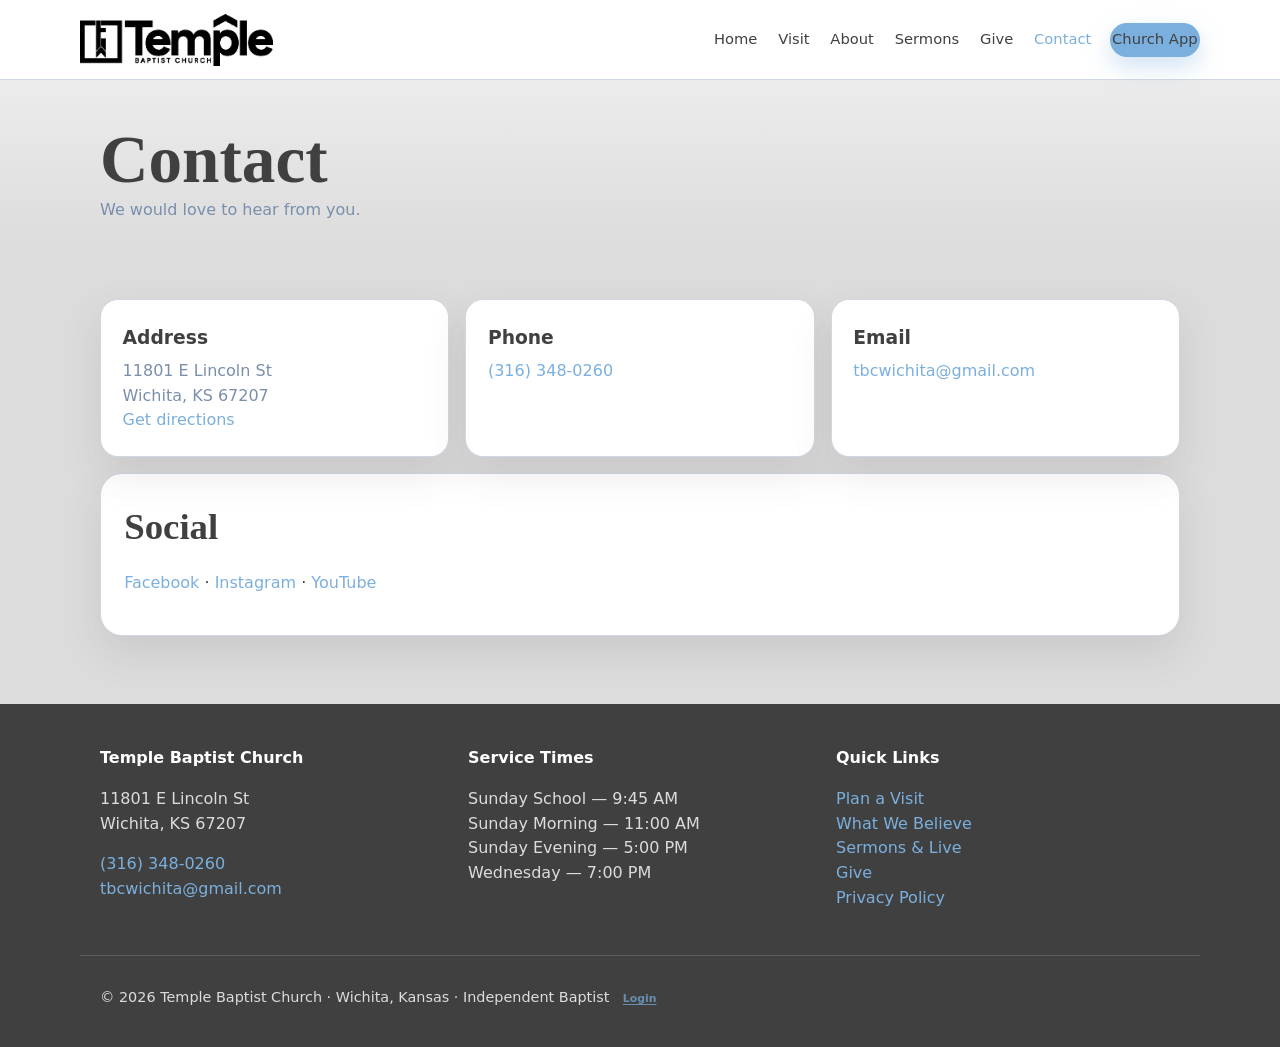
<file: contact.html>
<!DOCTYPE html>
<html lang="en">
<head>
  <meta charset="UTF-8">
  <meta name="viewport" content="width=device-width, initial-scale=1.0">
  <title>Contact | Temple Baptist Church Wichita</title>
  <meta name="description" content="Contact Temple Baptist Church in Wichita, Kansas.">
  <meta name="theme-color" content="#4cb8b9">
  <link rel="stylesheet" href="css/styles.css">
</head>
<body data-page="contact">
<header class="site-header">
  <div class="container header-inner">
    <a class="brand" href="index.html">
      <img class="brand-logo" src="tbc-logo-clear.png" alt="Temple Baptist Church">
      
    </a>
    <button class="menu-toggle" type="button" aria-label="Open menu" onclick="document.getElementById('mainNav').classList.toggle('open')">Menu</button>
    <nav class="nav" id="mainNav">
      <a href="index.html" data-nav="home">Home</a>
      <a href="visit.html" data-nav="visit">Visit</a>
      <a href="about.html" data-nav="about">About</a>
      <a href="sermons.html" data-nav="sermons">Sermons</a>
      <a href="give.html" data-nav="give">Give</a>
      <a href="contact.html" data-nav="contact">Contact</a>
      <a class="btn btn-primary" href="https://tbc-app.jacobreese95.workers.dev" rel="noopener">Church App</a>
    </nav>
  </div>
</header>
<main>
  <div class="page-hero">
    <div class="container">
      <h1>Contact</h1>
      <p>We would love to hear from you.</p>
    </div>
  </div>
  <section>
    <div class="container">
      <div class="cards">
        <article class="card">
          <h3>Address</h3>
          <p>11801 E Lincoln St<br>Wichita, KS 67207</p>
          <p><a href="https://maps.google.com/?q=11801+E+Lincoln+St+Wichita+KS+67207" target="_blank" rel="noopener">Get directions</a></p>
        </article>
        <article class="card">
          <h3>Phone</h3>
          <p><a href="tel:+13163480260">(316) 348-0260</a></p>
        </article>
        <article class="card">
          <h3>Email</h3>
          <p><a href="mailto:tbcwichita@gmail.com">tbcwichita@gmail.com</a></p>
        </article>
      </div>
      <div class="content-block" style="margin-top:1rem;">
        <h2>Social</h2>
        <p>
          <a href="https://www.facebook.com/tbcwichita" target="_blank" rel="noopener">Facebook</a> ·
          <a href="https://www.instagram.com/tbc_ict/" target="_blank" rel="noopener">Instagram</a> ·
          <a href="https://www.youtube.com/@TBCWichita1" target="_blank" rel="noopener">YouTube</a>
        </p>
      </div>
    </div>
  </section>
</main>
<footer class="site-footer">
  <div class="container footer-grid">
    <div>
      <h3>Temple Baptist Church</h3>
      <p>11801 E Lincoln St<br>Wichita, KS 67207</p>
      <p><a href="tel:+13163480260">(316) 348-0260</a><br>
      <a href="mailto:tbcwichita@gmail.com">tbcwichita@gmail.com</a></p>
    </div>
    <div>
      <h3>Service Times</h3>
      <p>Sunday School — 9:45 AM<br>
      Sunday Morning — 11:00 AM<br>
      Sunday Evening — 5:00 PM<br>
      Wednesday — 7:00 PM</p>
    </div>
    <div>
      <h3>Quick Links</h3>
      <p>
        <a href="visit.html">Plan a Visit</a><br>
        <a href="about.html">What We Believe</a><br>
        <a href="sermons.html">Sermons &amp; Live</a><br>
        <a href="give.html">Give</a><br>
        <a href="privacy.html">Privacy Policy</a>
      </p>
    </div>
  </div>
  <div class="container footer-bottom">
    <p>© <span id="year"></span> Temple Baptist Church · Wichita, Kansas · Independent Baptist <a class="tiny-login" href="admin.html">Login</a></p>
  </div>
</footer>
<script>
  document.getElementById('year').textContent = new Date().getFullYear();
  (function () {
    var page = document.body.getAttribute('data-page');
    if (!page) return;
    document.querySelectorAll('[data-nav]').forEach(function (a) {
      if (a.getAttribute('data-nav') === page) a.classList.add('active');
    });
  })();
</script>
</body>
</html>
</file>
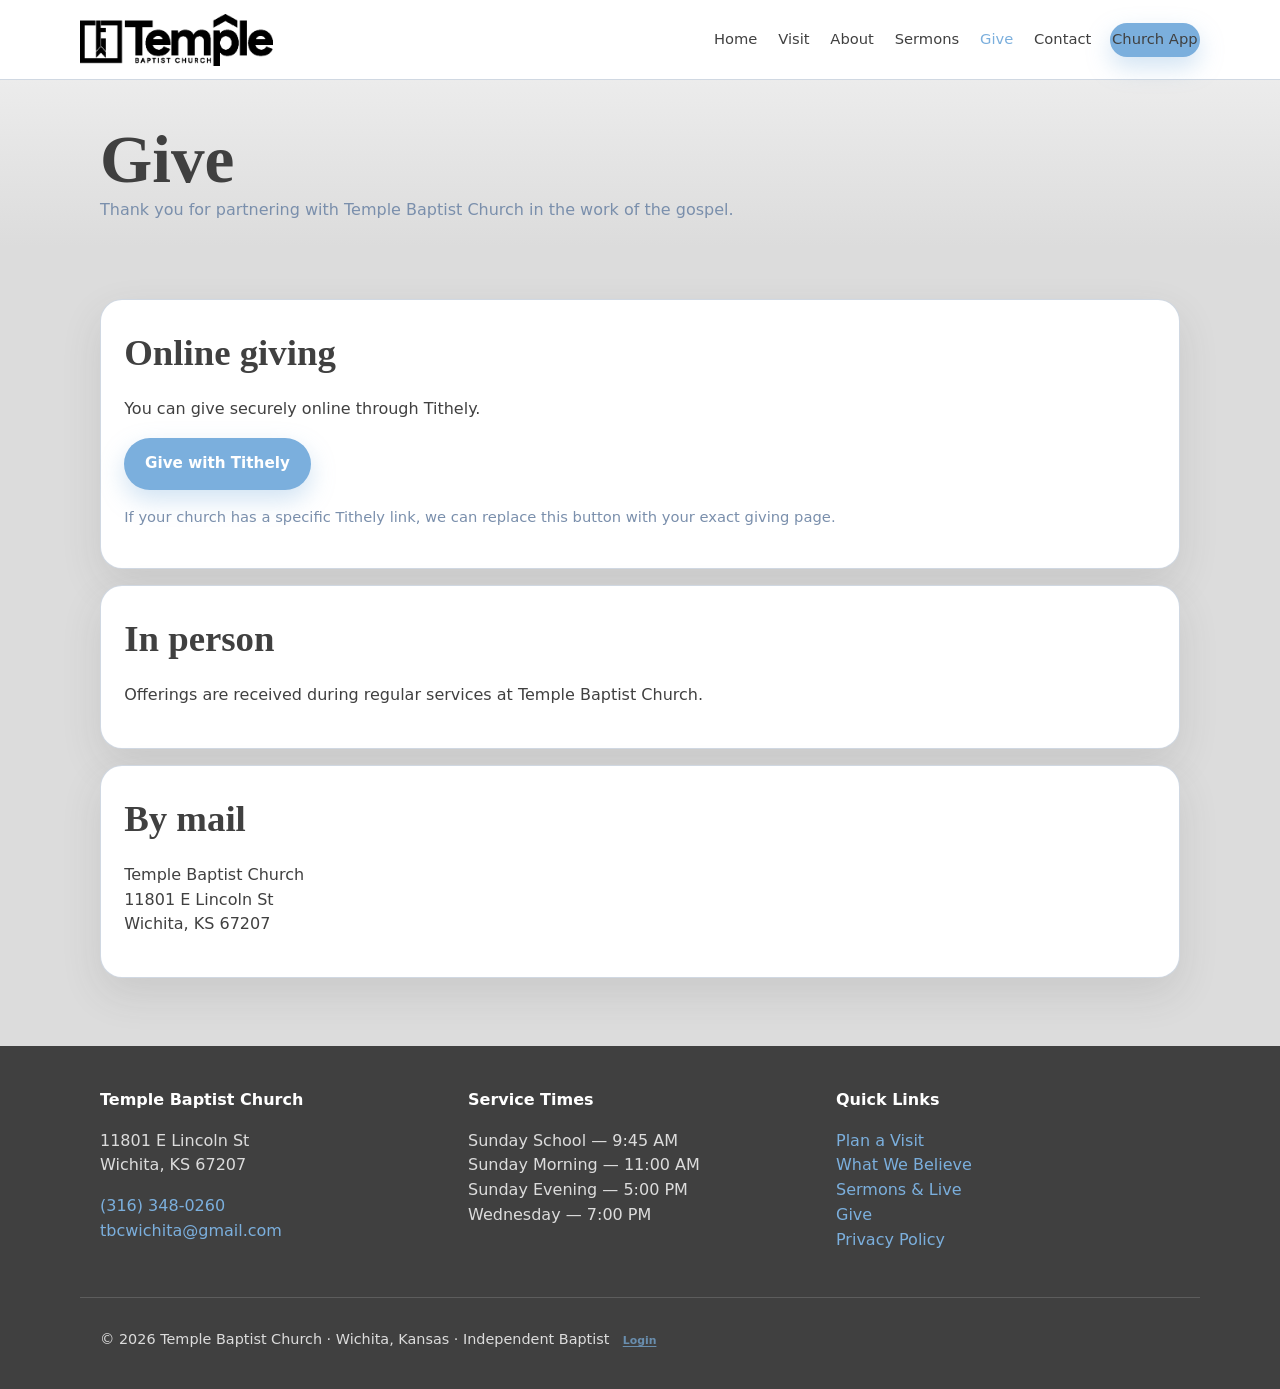
<file: give.html>
<!DOCTYPE html>
<html lang="en">
<head>
  <meta charset="UTF-8">
  <meta name="viewport" content="width=device-width, initial-scale=1.0">
  <title>Give | Temple Baptist Church Wichita</title>
  <meta name="description" content="Give to Temple Baptist Church Wichita.">
  <meta name="theme-color" content="#4cb8b9">
  <link rel="stylesheet" href="css/styles.css">
</head>
<body data-page="give">
<header class="site-header">
  <div class="container header-inner">
    <a class="brand" href="index.html">
      <img class="brand-logo" src="tbc-logo-clear.png" alt="Temple Baptist Church">
      
    </a>
    <button class="menu-toggle" type="button" aria-label="Open menu" onclick="document.getElementById('mainNav').classList.toggle('open')">Menu</button>
    <nav class="nav" id="mainNav">
      <a href="index.html" data-nav="home">Home</a>
      <a href="visit.html" data-nav="visit">Visit</a>
      <a href="about.html" data-nav="about">About</a>
      <a href="sermons.html" data-nav="sermons">Sermons</a>
      <a href="give.html" data-nav="give">Give</a>
      <a href="contact.html" data-nav="contact">Contact</a>
      <a class="btn btn-primary" href="https://tbc-app.jacobreese95.workers.dev" rel="noopener">Church App</a>
    </nav>
  </div>
</header>
<main>
  <div class="page-hero">
    <div class="container">
      <h1>Give</h1>
      <p>Thank you for partnering with Temple Baptist Church in the work of the gospel.</p>
    </div>
  </div>
  <section>
    <div class="container">
      <div class="content-block">
        <h2>Online giving</h2>
        <p>You can give securely online through Tithely.</p>
        <p><a class="btn btn-primary" href="https://tithe.ly/give" target="_blank" rel="noopener">Give with Tithely</a></p>
        <p style="color:var(--muted);font-size:0.92rem;margin-top:0.75rem;">If your church has a specific Tithely link, we can replace this button with your exact giving page.</p>
      </div>
      <div class="content-block">
        <h2>In person</h2>
        <p>Offerings are received during regular services at Temple Baptist Church.</p>
      </div>
      <div class="content-block">
        <h2>By mail</h2>
        <p>Temple Baptist Church<br>
        11801 E Lincoln St<br>
        Wichita, KS 67207</p>
      </div>
    </div>
  </section>
</main>
<footer class="site-footer">
  <div class="container footer-grid">
    <div>
      <h3>Temple Baptist Church</h3>
      <p>11801 E Lincoln St<br>Wichita, KS 67207</p>
      <p><a href="tel:+13163480260">(316) 348-0260</a><br>
      <a href="mailto:tbcwichita@gmail.com">tbcwichita@gmail.com</a></p>
    </div>
    <div>
      <h3>Service Times</h3>
      <p>Sunday School — 9:45 AM<br>
      Sunday Morning — 11:00 AM<br>
      Sunday Evening — 5:00 PM<br>
      Wednesday — 7:00 PM</p>
    </div>
    <div>
      <h3>Quick Links</h3>
      <p>
        <a href="visit.html">Plan a Visit</a><br>
        <a href="about.html">What We Believe</a><br>
        <a href="sermons.html">Sermons &amp; Live</a><br>
        <a href="give.html">Give</a><br>
        <a href="privacy.html">Privacy Policy</a>
      </p>
    </div>
  </div>
  <div class="container footer-bottom">
    <p>© <span id="year"></span> Temple Baptist Church · Wichita, Kansas · Independent Baptist <a class="tiny-login" href="admin.html">Login</a></p>
  </div>
</footer>
<script>
  document.getElementById('year').textContent = new Date().getFullYear();
  (function () {
    var page = document.body.getAttribute('data-page');
    if (!page) return;
    document.querySelectorAll('[data-nav]').forEach(function (a) {
      if (a.getAttribute('data-nav') === page) a.classList.add('active');
    });
  })();
</script>
</body>
</html>
</file>
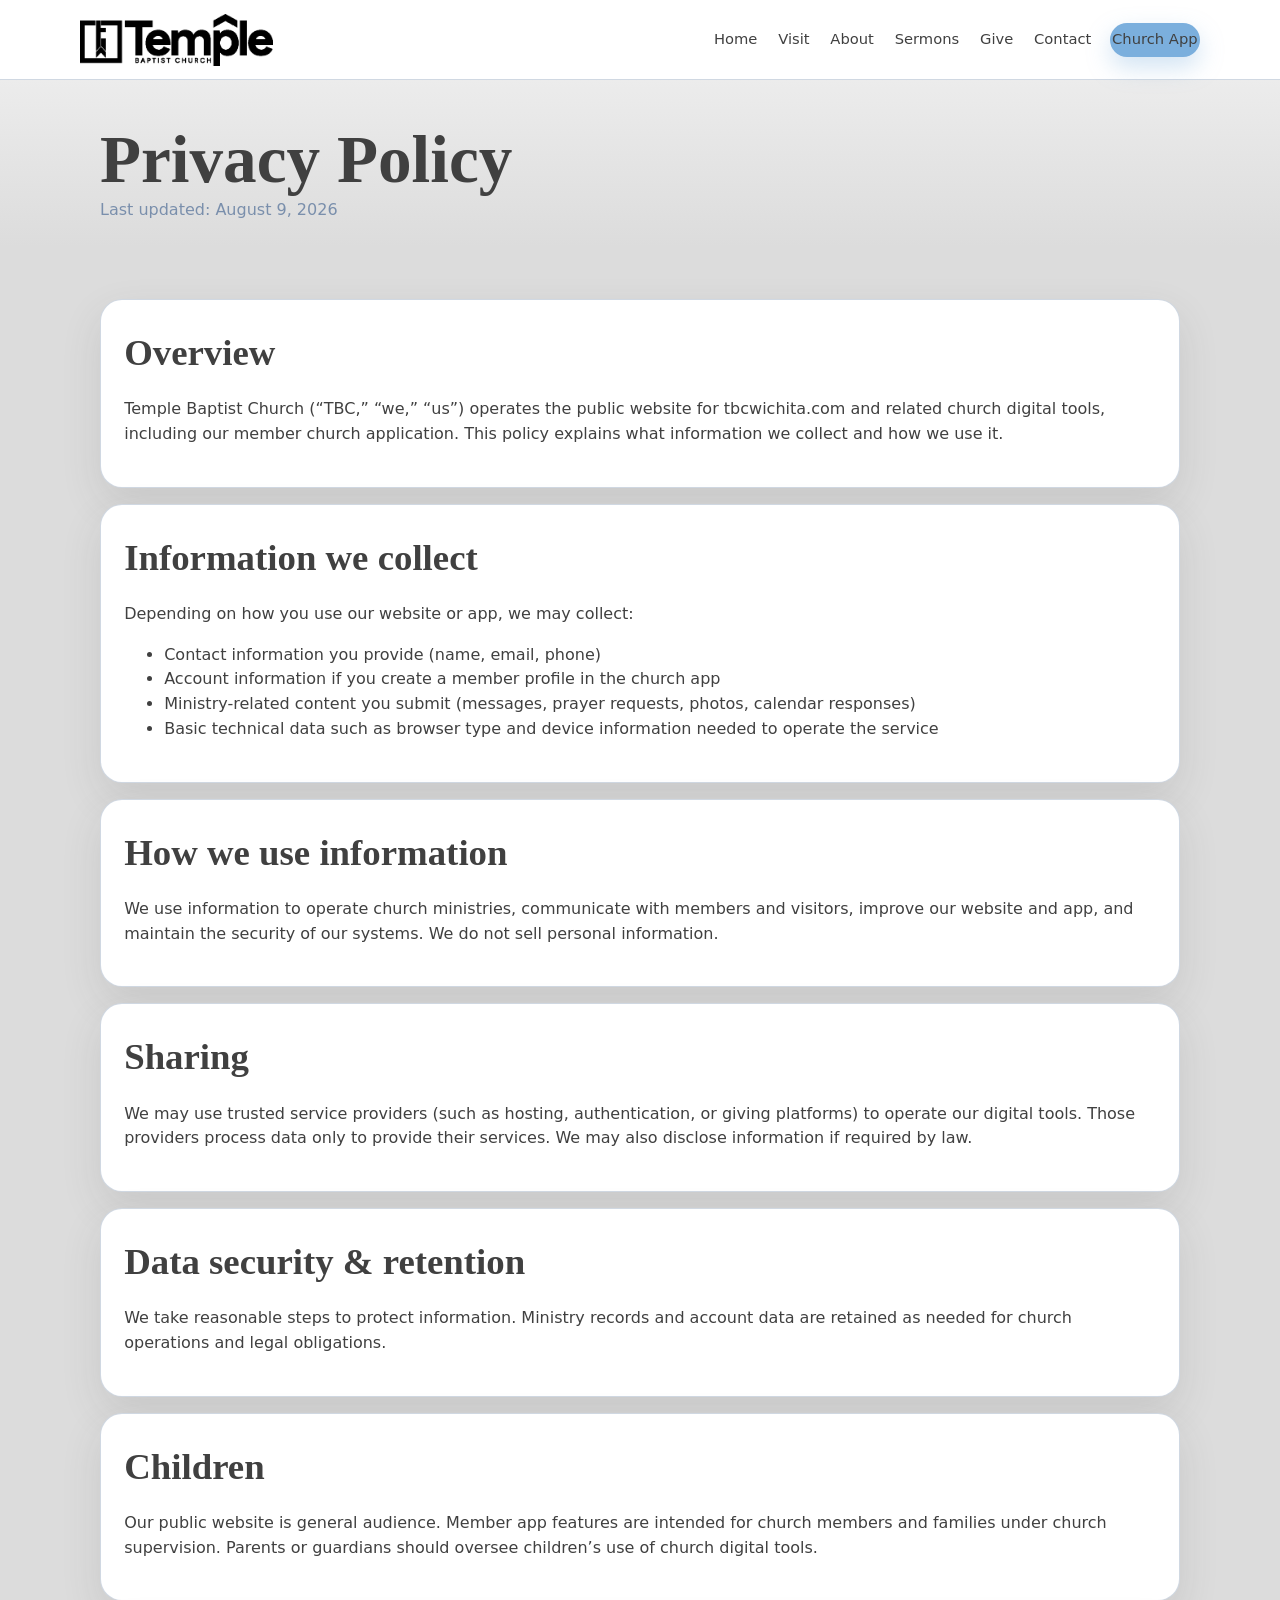
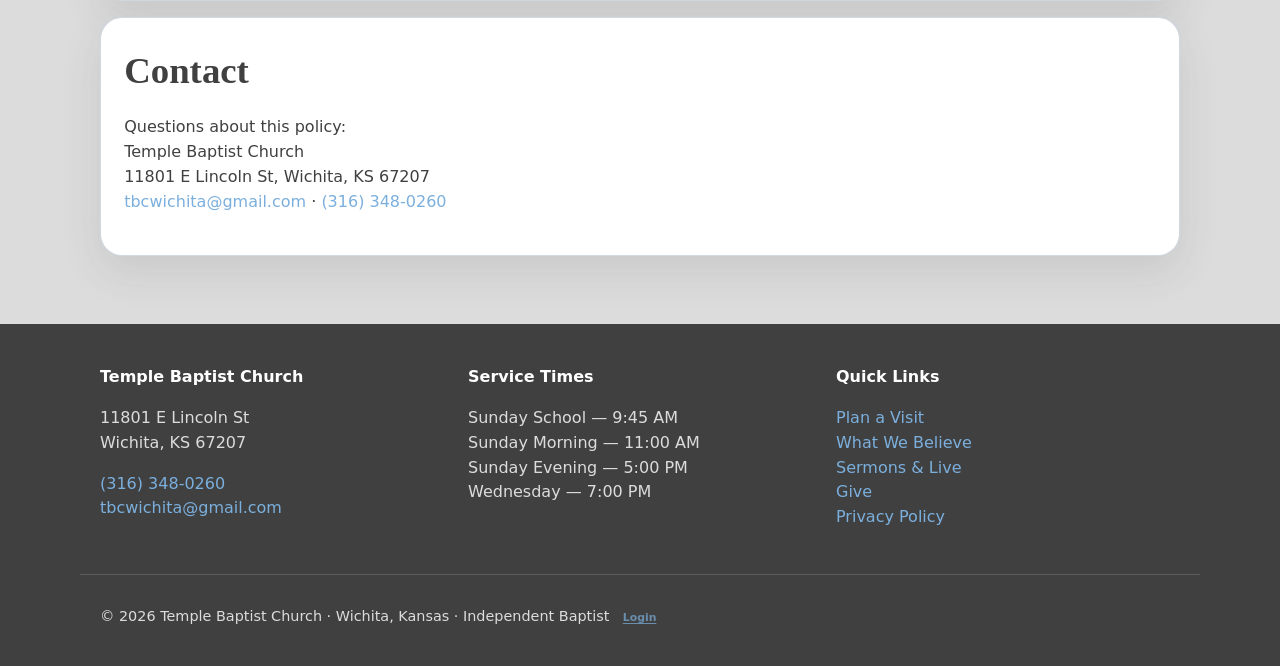
<file: privacy.html>
<!DOCTYPE html>
<html lang="en">
<head>
  <meta charset="UTF-8">
  <meta name="viewport" content="width=device-width, initial-scale=1.0">
  <title>Privacy Policy | Temple Baptist Church Wichita</title>
  <meta name="description" content="Privacy policy for Temple Baptist Church Wichita website and church app.">
  <meta name="theme-color" content="#4cb8b9">
  <link rel="stylesheet" href="css/styles.css">
</head>
<body data-page="privacy">
<header class="site-header">
  <div class="container header-inner">
    <a class="brand" href="index.html">
      <img class="brand-logo" src="tbc-logo-clear.png" alt="Temple Baptist Church">
      
    </a>
    <button class="menu-toggle" type="button" aria-label="Open menu" onclick="document.getElementById('mainNav').classList.toggle('open')">Menu</button>
    <nav class="nav" id="mainNav">
      <a href="index.html" data-nav="home">Home</a>
      <a href="visit.html" data-nav="visit">Visit</a>
      <a href="about.html" data-nav="about">About</a>
      <a href="sermons.html" data-nav="sermons">Sermons</a>
      <a href="give.html" data-nav="give">Give</a>
      <a href="contact.html" data-nav="contact">Contact</a>
      <a class="btn btn-primary" href="https://tbc-app.jacobreese95.workers.dev" rel="noopener">Church App</a>
    </nav>
  </div>
</header>
<main>
  <div class="page-hero">
    <div class="container">
      <h1>Privacy Policy</h1>
      <p>Last updated: August 9, 2026</p>
    </div>
  </div>
  <section>
    <div class="container">
      <div class="content-block">
        <h2>Overview</h2>
        <p>Temple Baptist Church (“TBC,” “we,” “us”) operates the public website for tbcwichita.com and related church digital tools, including our member church application. This policy explains what information we collect and how we use it.</p>
      </div>
      <div class="content-block">
        <h2>Information we collect</h2>
        <p>Depending on how you use our website or app, we may collect:</p>
        <ul>
          <li>Contact information you provide (name, email, phone)</li>
          <li>Account information if you create a member profile in the church app</li>
          <li>Ministry-related content you submit (messages, prayer requests, photos, calendar responses)</li>
          <li>Basic technical data such as browser type and device information needed to operate the service</li>
        </ul>
      </div>
      <div class="content-block">
        <h2>How we use information</h2>
        <p>We use information to operate church ministries, communicate with members and visitors, improve our website and app, and maintain the security of our systems. We do not sell personal information.</p>
      </div>
      <div class="content-block">
        <h2>Sharing</h2>
        <p>We may use trusted service providers (such as hosting, authentication, or giving platforms) to operate our digital tools. Those providers process data only to provide their services. We may also disclose information if required by law.</p>
      </div>
      <div class="content-block">
        <h2>Data security &amp; retention</h2>
        <p>We take reasonable steps to protect information. Ministry records and account data are retained as needed for church operations and legal obligations.</p>
      </div>
      <div class="content-block">
        <h2>Children</h2>
        <p>Our public website is general audience. Member app features are intended for church members and families under church supervision. Parents or guardians should oversee children’s use of church digital tools.</p>
      </div>
      <div class="content-block">
        <h2>Contact</h2>
        <p>Questions about this policy:<br>
        Temple Baptist Church<br>
        11801 E Lincoln St, Wichita, KS 67207<br>
        <a href="mailto:tbcwichita@gmail.com">tbcwichita@gmail.com</a> · <a href="tel:+13163480260">(316) 348-0260</a></p>
      </div>
    </div>
  </section>
</main>
<footer class="site-footer">
  <div class="container footer-grid">
    <div>
      <h3>Temple Baptist Church</h3>
      <p>11801 E Lincoln St<br>Wichita, KS 67207</p>
      <p><a href="tel:+13163480260">(316) 348-0260</a><br>
      <a href="mailto:tbcwichita@gmail.com">tbcwichita@gmail.com</a></p>
    </div>
    <div>
      <h3>Service Times</h3>
      <p>Sunday School — 9:45 AM<br>
      Sunday Morning — 11:00 AM<br>
      Sunday Evening — 5:00 PM<br>
      Wednesday — 7:00 PM</p>
    </div>
    <div>
      <h3>Quick Links</h3>
      <p>
        <a href="visit.html">Plan a Visit</a><br>
        <a href="about.html">What We Believe</a><br>
        <a href="sermons.html">Sermons &amp; Live</a><br>
        <a href="give.html">Give</a><br>
        <a href="privacy.html">Privacy Policy</a>
      </p>
    </div>
  </div>
  <div class="container footer-bottom">
    <p>© <span id="year"></span> Temple Baptist Church · Wichita, Kansas · Independent Baptist <a class="tiny-login" href="admin.html">Login</a></p>
  </div>
</footer>
<script>
  document.getElementById('year').textContent = new Date().getFullYear();
  (function () {
    var page = document.body.getAttribute('data-page');
    if (!page) return;
    document.querySelectorAll('[data-nav]').forEach(function (a) {
      if (a.getAttribute('data-nav') === page) a.classList.add('active');
    });
  })();
</script>
</body>
</html>
</file>
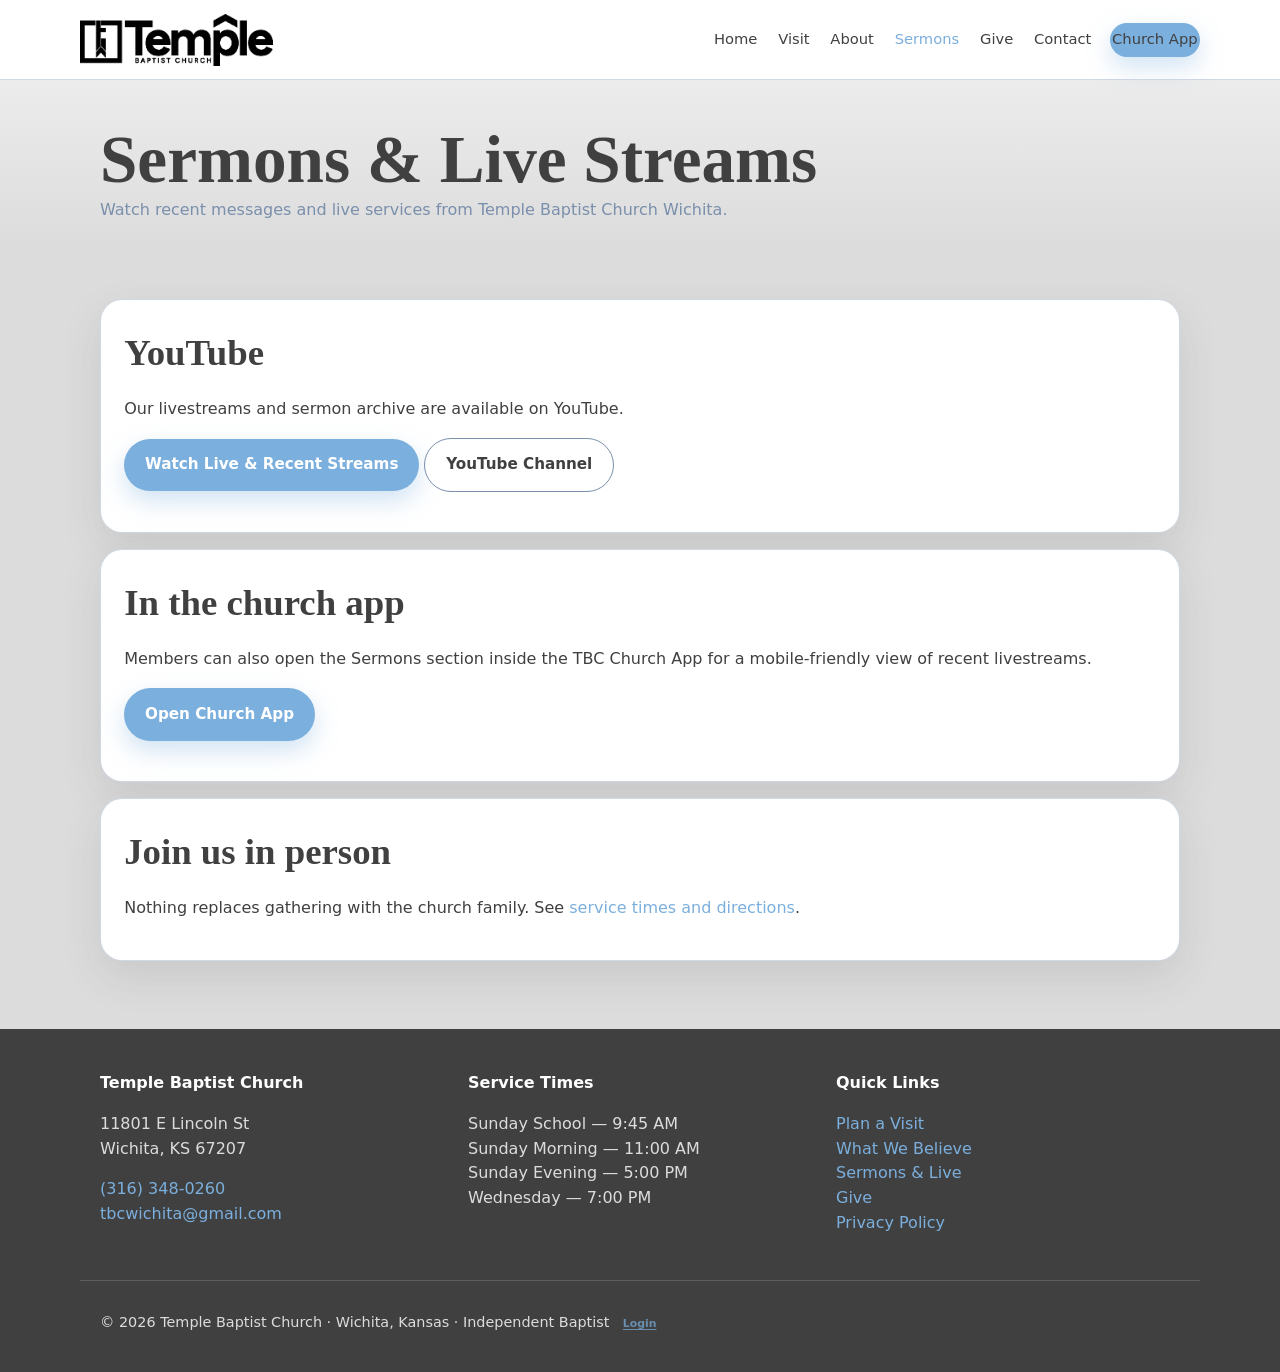
<file: sermons.html>
<!DOCTYPE html>
<html lang="en">
<head>
  <meta charset="UTF-8">
  <meta name="viewport" content="width=device-width, initial-scale=1.0">
  <title>Sermons | Temple Baptist Church Wichita</title>
  <meta name="description" content="Sermons and live streams from Temple Baptist Church Wichita.">
  <meta name="theme-color" content="#4cb8b9">
  <link rel="stylesheet" href="css/styles.css">
</head>
<body data-page="sermons">
<header class="site-header">
  <div class="container header-inner">
    <a class="brand" href="index.html">
      <img class="brand-logo" src="tbc-logo-clear.png" alt="Temple Baptist Church">
      
    </a>
    <button class="menu-toggle" type="button" aria-label="Open menu" onclick="document.getElementById('mainNav').classList.toggle('open')">Menu</button>
    <nav class="nav" id="mainNav">
      <a href="index.html" data-nav="home">Home</a>
      <a href="visit.html" data-nav="visit">Visit</a>
      <a href="about.html" data-nav="about">About</a>
      <a href="sermons.html" data-nav="sermons">Sermons</a>
      <a href="give.html" data-nav="give">Give</a>
      <a href="contact.html" data-nav="contact">Contact</a>
      <a class="btn btn-primary" href="https://tbc-app.jacobreese95.workers.dev" rel="noopener">Church App</a>
    </nav>
  </div>
</header>
<main>
  <div class="page-hero">
    <div class="container">
      <h1>Sermons &amp; Live Streams</h1>
      <p>Watch recent messages and live services from Temple Baptist Church Wichita.</p>
    </div>
  </div>
  <section>
    <div class="container">
      <div class="content-block">
        <h2>YouTube</h2>
        <p>Our livestreams and sermon archive are available on YouTube.</p>
        <p>
          <a class="btn btn-primary" href="https://www.youtube.com/@TBCWichita1/streams" target="_blank" rel="noopener">Watch Live &amp; Recent Streams</a>
          <a class="btn btn-secondary" href="https://www.youtube.com/@TBCWichita1" target="_blank" rel="noopener">YouTube Channel</a>
        </p>
      </div>
      <div class="content-block">
        <h2>In the church app</h2>
        <p>Members can also open the Sermons section inside the TBC Church App for a mobile-friendly view of recent livestreams.</p>
        <p><a class="btn btn-primary" href="https://tbc-app.jacobreese95.workers.dev" rel="noopener">Open Church App</a></p>
      </div>
      <div class="content-block">
        <h2>Join us in person</h2>
        <p>Nothing replaces gathering with the church family. See <a href="visit.html">service times and directions</a>.</p>
      </div>
    </div>
  </section>
</main>
<footer class="site-footer">
  <div class="container footer-grid">
    <div>
      <h3>Temple Baptist Church</h3>
      <p>11801 E Lincoln St<br>Wichita, KS 67207</p>
      <p><a href="tel:+13163480260">(316) 348-0260</a><br>
      <a href="mailto:tbcwichita@gmail.com">tbcwichita@gmail.com</a></p>
    </div>
    <div>
      <h3>Service Times</h3>
      <p>Sunday School — 9:45 AM<br>
      Sunday Morning — 11:00 AM<br>
      Sunday Evening — 5:00 PM<br>
      Wednesday — 7:00 PM</p>
    </div>
    <div>
      <h3>Quick Links</h3>
      <p>
        <a href="visit.html">Plan a Visit</a><br>
        <a href="about.html">What We Believe</a><br>
        <a href="sermons.html">Sermons &amp; Live</a><br>
        <a href="give.html">Give</a><br>
        <a href="privacy.html">Privacy Policy</a>
      </p>
    </div>
  </div>
  <div class="container footer-bottom">
    <p>© <span id="year"></span> Temple Baptist Church · Wichita, Kansas · Independent Baptist <a class="tiny-login" href="admin.html">Login</a></p>
  </div>
</footer>
<script>
  document.getElementById('year').textContent = new Date().getFullYear();
  (function () {
    var page = document.body.getAttribute('data-page');
    if (!page) return;
    document.querySelectorAll('[data-nav]').forEach(function (a) {
      if (a.getAttribute('data-nav') === page) a.classList.add('active');
    });
  })();
</script>
</body>
</html>
</file>
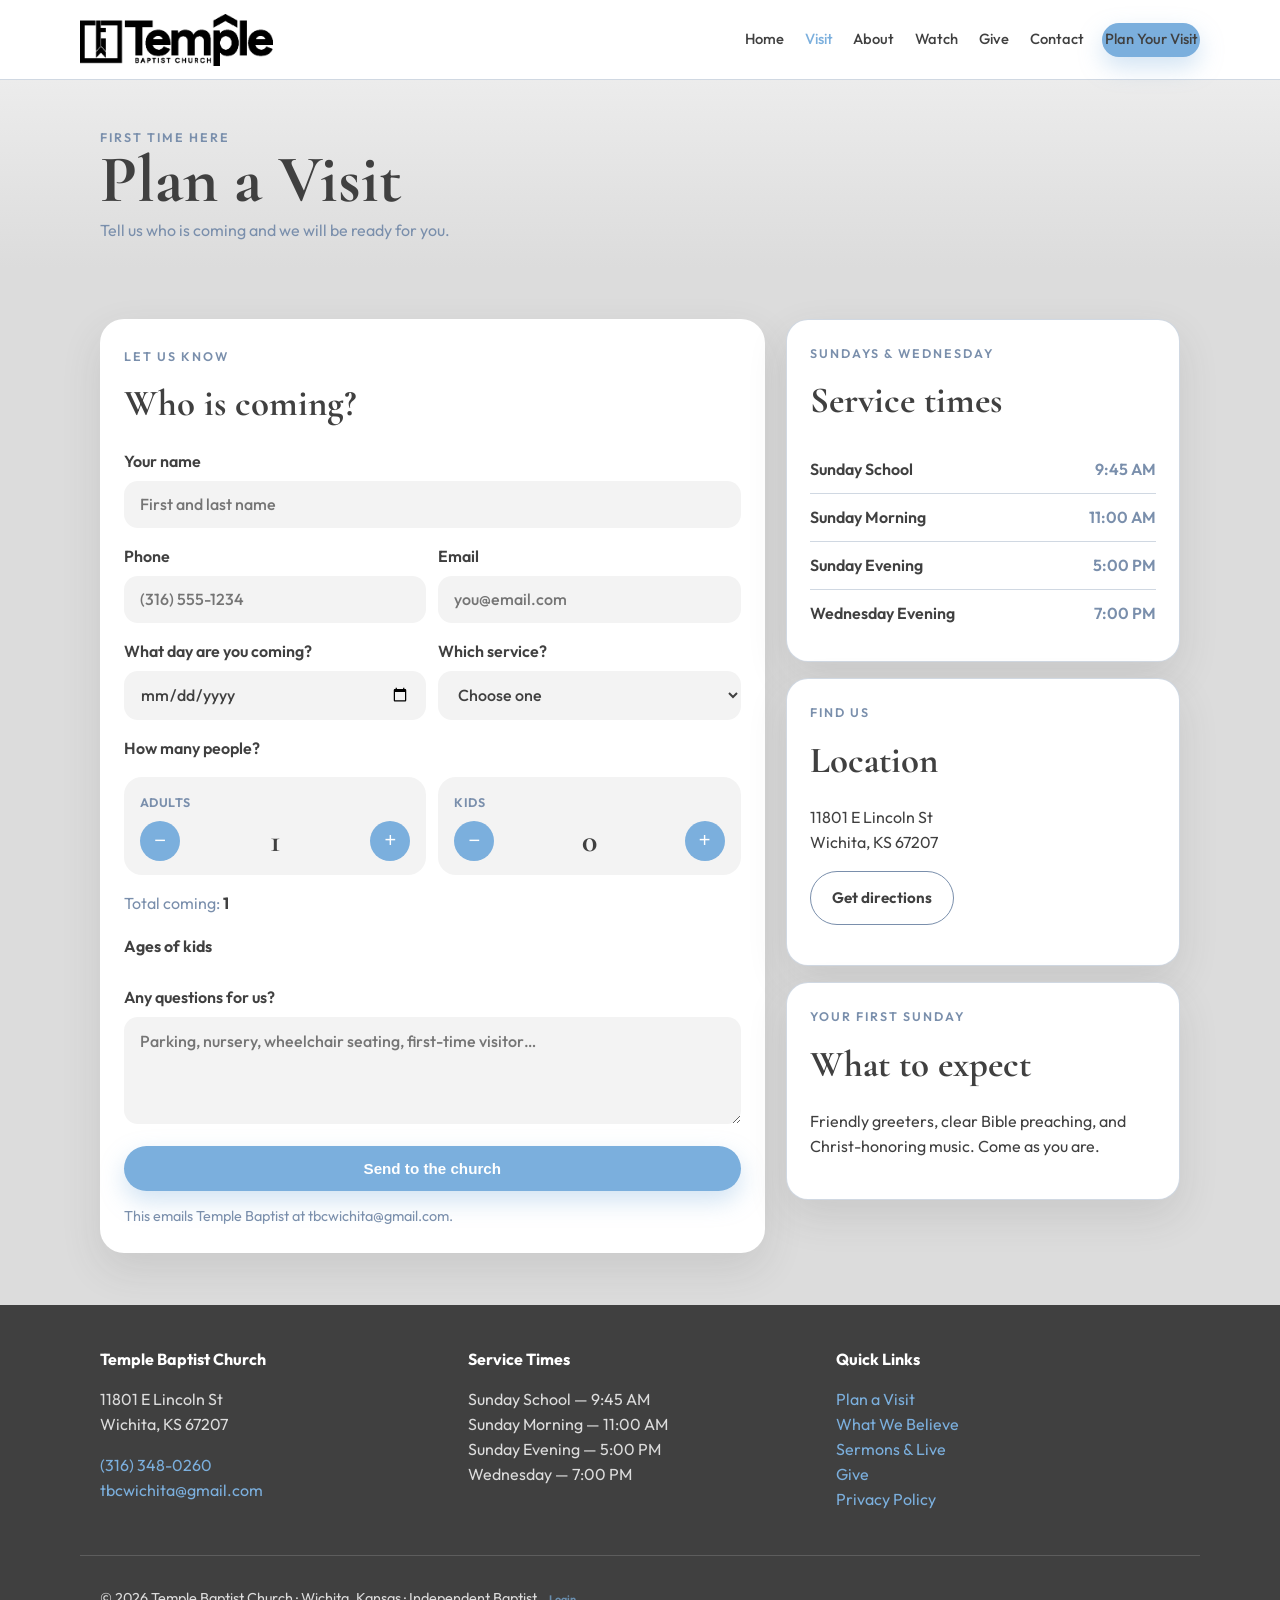
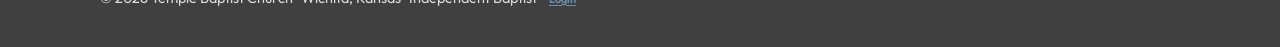
<file: visit.html>
<!DOCTYPE html>
<html lang="en">
<head>
  <meta charset="UTF-8">
  <meta name="viewport" content="width=device-width, initial-scale=1.0">
  <title>Plan a Visit | Temple Baptist Church Wichita</title>
  <meta name="description" content="Let us know you are coming to Temple Baptist Church in Wichita, Kansas.">
  <meta name="theme-color" content="#7bafdd">
  <link rel="preconnect" href="https://fonts.googleapis.com">
  <link rel="preconnect" href="https://fonts.gstatic.com" crossorigin>
  <link href="https://fonts.googleapis.com/css2?family=Cormorant+Garamond:wght@600;700&family=Outfit:wght@400;500;600;700&display=swap" rel="stylesheet">
  <link rel="stylesheet" href="css/styles.css">
</head>
<body data-page="visit">
<header class="site-header">
  <div class="container header-inner">
    <a class="brand" href="index.html">
      <img class="brand-logo" src="tbc-logo-clear.png" alt="Temple Baptist Church">
      
    </a>
    <button class="menu-toggle" type="button" aria-label="Open menu" onclick="document.getElementById('mainNav').classList.toggle('open')">Menu</button>
    <nav class="nav" id="mainNav">
      <a href="index.html" data-nav="home">Home</a>
      <a href="visit.html" data-nav="visit">Visit</a>
      <a href="about.html" data-nav="about">About</a>
      <a href="sermons.html" data-nav="sermons">Watch</a>
      <a href="give.html" data-nav="give">Give</a>
      <a href="contact.html" data-nav="contact">Contact</a>
      <a class="btn btn-primary" href="visit.html">Plan Your Visit</a>
    </nav>
  </div>
</header>
<main>
  <div class="page-hero">
    <div class="container">
      <p class="eyebrow dark">First time here</p>
      <h1>Plan a Visit</h1>
      <p>Tell us who is coming and we will be ready for you.</p>
    </div>
  </div>
  <section>
    <div class="container visit-layout">
      <form class="visit-form" action="https://formsubmit.co/tbcwichita@gmail.com" method="POST">
        <input type="hidden" name="_subject" value="Plan a Visit — Temple Baptist Church">
        <input type="hidden" name="_template" value="table">
        <input type="hidden" name="_captcha" value="false">
        <input type="text" name="_honey" style="display:none">

        <p class="eyebrow dark">Let us know</p>
        <h2>Who is coming?</h2>

        <label>Your name
          <input type="text" name="Name" required placeholder="First and last name">
        </label>
        <div class="form-row">
          <label>Phone
            <input type="tel" name="Phone" placeholder="(316) 555-1234">
          </label>
          <label>Email
            <input type="email" name="Email" required placeholder="you@email.com">
          </label>
        </div>

        <div class="form-row">
          <label>What day are you coming?
            <input type="date" name="Visit date" required>
          </label>
          <label>Which service?
            <select name="Service" required>
              <option value="">Choose one</option>
              <option>Sunday School 9:45 AM</option>
              <option>Sunday Morning 11:00 AM</option>
              <option>Sunday Evening 5:00 PM</option>
              <option>Wednesday 7:00 PM</option>
            </select>
          </label>
        </div>

        <p class="field-label">How many people?</p>
        <div class="count-row">
          <div class="count-box">
            <span>Adults</span>
            <div class="stepper">
              <button type="button" data-count="adults" data-dir="-1">−</button>
              <strong id="adultsDisplay">1</strong>
              <button type="button" data-count="adults" data-dir="1">+</button>
            </div>
          </div>
          <div class="count-box">
            <span>Kids</span>
            <div class="stepper">
              <button type="button" data-count="kids" data-dir="-1">−</button>
              <strong id="kidsDisplay">0</strong>
              <button type="button" data-count="kids" data-dir="1">+</button>
            </div>
          </div>
        </div>
        <input type="hidden" name="Adults" id="adultsInput" value="1">
        <input type="hidden" name="Kids" id="kidsInput" value="0">
        <input type="hidden" name="Kids ages" id="agesInput" value="None">
        <p class="total-line">Total coming: <strong id="totalDisplay">1</strong></p>

        <div id="agesWrap" class="ages-wrap" hidden>
          <p>Ages of kids</p>
          <div id="ageFields"></div>
        </div>

        <label>Any questions for us?
          <textarea name="Questions" rows="4" placeholder="Parking, nursery, wheelchair seating, first-time visitor…"></textarea>
        </label>

        <button class="btn btn-primary btn-block" type="submit">Send to the church</button>
        <p class="form-note">This emails Temple Baptist at tbcwichita@gmail.com.</p>
      </form>

      <aside class="visit-side">
        <div class="content-block side-card">
          <p class="eyebrow dark">Sundays & Wednesday</p>
          <h2>Service times</h2>
          <ul class="times-list">
            <li>Sunday School <span>9:45 AM</span></li>
            <li>Sunday Morning <span>11:00 AM</span></li>
            <li>Sunday Evening <span>5:00 PM</span></li>
            <li>Wednesday Evening <span>7:00 PM</span></li>
          </ul>
        </div>
        <div class="content-block side-card">
          <p class="eyebrow dark">Find us</p>
          <h2>Location</h2>
          <p>11801 E Lincoln St<br>Wichita, KS 67207</p>
          <p><a class="btn btn-secondary" href="https://maps.google.com/?q=11801+E+Lincoln+St+Wichita+KS+67207" target="_blank" rel="noopener">Get directions</a></p>
        </div>
        <div class="content-block side-card">
          <p class="eyebrow dark">Your first Sunday</p>
          <h2>What to expect</h2>
          <p>Friendly greeters, clear Bible preaching, and Christ-honoring music. Come as you are.</p>
        </div>
      </aside>
    </div>
  </section>
</main>
<footer class="site-footer">
  <div class="container footer-grid">
    <div>
      <h3>Temple Baptist Church</h3>
      <p>11801 E Lincoln St<br>Wichita, KS 67207</p>
      <p><a href="tel:+13163480260">(316) 348-0260</a><br>
      <a href="mailto:tbcwichita@gmail.com">tbcwichita@gmail.com</a></p>
    </div>
    <div>
      <h3>Service Times</h3>
      <p>Sunday School — 9:45 AM<br>
      Sunday Morning — 11:00 AM<br>
      Sunday Evening — 5:00 PM<br>
      Wednesday — 7:00 PM</p>
    </div>
    <div>
      <h3>Quick Links</h3>
      <p>
        <a href="visit.html">Plan a Visit</a><br>
        <a href="about.html">What We Believe</a><br>
        <a href="sermons.html">Sermons & Live</a><br>
        <a href="give.html">Give</a><br>
        <a href="privacy.html">Privacy Policy</a>
      </p>
    </div>
  </div>
  <div class="container footer-bottom">
    <p>© <span id="year"></span> Temple Baptist Church · Wichita, Kansas · Independent Baptist <a class="tiny-login" href="admin.html">Login</a></p>
  </div>
</footer>
<script>
  document.getElementById('year').textContent = new Date().getFullYear();
  (function () {
    var page = document.body.getAttribute('data-page');
    document.querySelectorAll('[data-nav]').forEach(function (a) {
      if (a.getAttribute('data-nav') === page) a.classList.add('active');
    });
  })();

  (function () {
    var adults = 1;
    var kids = 0;
    var adultsDisplay = document.getElementById('adultsDisplay');
    var kidsDisplay = document.getElementById('kidsDisplay');
    var totalDisplay = document.getElementById('totalDisplay');
    var adultsInput = document.getElementById('adultsInput');
    var kidsInput = document.getElementById('kidsInput');
    var agesInput = document.getElementById('agesInput');
    var agesWrap = document.getElementById('agesWrap');
    var ageFields = document.getElementById('ageFields');

    function renderAges() {
      ageFields.innerHTML = '';
      agesWrap.hidden = kids < 1;
      for (var i = 1; i <= kids; i++) {
        var label = document.createElement('label');
        label.textContent = 'Kid ' + i + ' age';
        var sel = document.createElement('select');
        sel.className = 'kid-age';
        sel.innerHTML = '<option value="">Age</option>';
        for (var a = 0; a <= 18; a++) {
          sel.innerHTML += '<option value="' + a + '">' + (a === 0 ? 'Under 1' : a) + '</option>';
        }
        label.appendChild(sel);
        ageFields.appendChild(label);
      }
      syncAges();
    }
    function syncAges() {
      var ages = Array.prototype.map.call(document.querySelectorAll('.kid-age'), function (el) {
        return el.value === '' ? '?' : el.value;
      });
      agesInput.value = ages.length ? ages.join(', ') : 'None';
    }
    function render() {
      adultsDisplay.textContent = adults;
      kidsDisplay.textContent = kids;
      totalDisplay.textContent = adults + kids;
      adultsInput.value = adults;
      kidsInput.value = kids;
      renderAges();
    }
    document.querySelectorAll('.stepper button').forEach(function (btn) {
      btn.addEventListener('click', function () {
        var key = btn.getAttribute('data-count');
        var dir = parseInt(btn.getAttribute('data-dir'), 10);
        if (key === 'adults') adults = Math.max(1, Math.min(20, adults + dir));
        if (key === 'kids') kids = Math.max(0, Math.min(20, kids + dir));
        render();
      });
    });
    ageFields.addEventListener('change', syncAges);
    render();
  })();
</script>
</body>
</html>
</file>
<file: css/styles.css>
/* Temple Baptist Church Wichita — public site */
:root {
  --slate: #7a8fac;
  --blue: #7bafdd;
  --silver: #dcdcdc;
  --charcoal: #404040;
  --lime: #b0dc77;
  --teal: #4cb8b9;
  --lilac: #ac8ce6;
  --plum: #8845a5;
  --text: #404040;
  --muted: #7a8fac;
  --bg: #dcdcdc;
  --surface: #ffffff;
  --border: rgba(122, 143, 172, 0.35);
  --shadow: 0 16px 40px rgba(64, 64, 64, 0.12);
  --radius: 18px;
  --max: 1120px;
  --font: "Outfit", system-ui, -apple-system, "Segoe UI", sans-serif;
  --serif: "Cormorant Garamond", Georgia, serif;
}
* { box-sizing: border-box; }
html, body { margin: 0; padding: 0; }
html { scroll-behavior: smooth; }
body {
  font-family: var(--font);
  color: var(--text);
  background: var(--bg);
  line-height: 1.55;
}
a { color: var(--blue); text-decoration: none; }
a:hover { text-decoration: underline; }
img { max-width: 100%; height: auto; display: block; }
.container { width: 100%; max-width: 1120px; margin-left: auto; margin-right: auto; padding-left: 20px; padding-right: 20px; }
.site-header { background: var(--surface); border-bottom: 1px solid var(--border); position: sticky; top: 0; z-index: 50; width: 100%; }
body[data-page="home"] .site-header.overlay { position: absolute; left: 0; right: 0; top: 0; width: 100%; background: linear-gradient(180deg, rgba(64,64,64,.62), transparent); border-bottom: none; }
body[data-page="home"] .site-header.overlay .brand, body[data-page="home"] .site-header.overlay .nav a { color: #fff; }
body[data-page="home"] .site-header.overlay .brand-text small { color: var(--silver); }
body[data-page="home"] .site-header.overlay .menu-toggle { background: rgba(255,255,255,.12); color: #fff; border-color: rgba(255,255,255,.28); }
.header-inner { display: flex; align-items: center; justify-content: space-between; gap: 1rem; padding: 0.85rem 0; width: 100%; }
.brand { display: flex; align-items: center; gap: 0.75rem; color: var(--text); text-decoration: none; font-weight: 700; }
.brand:hover { text-decoration: none; }
.brand-logo { height: 52px; width: auto; max-width: 210px; object-fit: contain; background: transparent; border-radius: 0; display: block; }
body:not([data-page="home"]) .brand-logo { filter: brightness(0); }
body[data-page="home"] .site-header.overlay .brand-logo { height: 58px; max-width: 240px; filter: none; }
.brand-text small { display: block; font-weight: 500; color: var(--muted); font-size: 0.68rem; letter-spacing: 0.08em; text-transform: uppercase; }
.nav { display: flex; flex-wrap: wrap; gap: 0.2rem 1rem; align-items: center; justify-content: flex-end; }
.nav a { color: var(--text); font-weight: 500; font-size: 0.92rem; text-decoration: none; padding: 0.35rem 0.15rem; }
.nav a:hover, .nav a.active { color: var(--blue); }
.menu-toggle { display: none; border: 1px solid var(--border); background: var(--surface); border-radius: 10px; padding: 0.55rem 0.7rem; font-weight: 700; cursor: pointer; }
.btn { display: inline-flex; align-items: center; justify-content: center; gap: 0.4rem; padding: 0.9rem 1.3rem; border-radius: 999px; border: none; font-weight: 650; font-size: 0.95rem; cursor: pointer; text-decoration: none; transition: transform 0.18s ease, box-shadow 0.18s ease, filter 0.18s ease, background 0.18s ease; }
.btn:hover { text-decoration: none; transform: translateY(-2px); }
.btn:active { transform: translateY(0) scale(0.98); }
.btn-primary { background: var(--blue); color: #fff; box-shadow: 0 10px 24px rgba(123, 175, 221, 0.35); }
.btn-secondary { background: var(--surface); color: var(--charcoal); border: 1.5px solid var(--slate); }
.btn-ghost { background: transparent; color: #fff; border: 1.5px solid rgba(220,220,220,0.8); }
.btn-block { width: 100%; }
.hero-full { position: relative; width: 100%; height: 100vh; height: 100svh; min-height: 640px; display: flex; align-items: flex-end; justify-content: center; background: var(--charcoal); overflow: hidden; }
.hero-full video { position: absolute; inset: 0; width: 100%; height: 100%; object-fit: cover; object-position: center center; background: var(--charcoal); }
.hero-shade { position: absolute; inset: 0; background: linear-gradient(180deg, rgba(64,64,64,.35) 0%, rgba(64,64,64,.12) 35%, rgba(64,64,64,.72) 100%); pointer-events: none; }
.hero-copy { position: relative; z-index: 2; width: 100%; max-width: 900px; margin: 0 auto; text-align: center; color: #fff; padding: 0 1.25rem 5.5rem; }
.eyebrow { margin: 0 0 .6rem; letter-spacing: .16em; text-transform: uppercase; font-size: .78rem; font-weight: 600; color: var(--silver); }
.eyebrow.dark { color: var(--slate); }
.hero-copy h1 { font-family: var(--serif); font-size: clamp(3.4rem, 9vw, 7rem); line-height: .9; margin: 0 auto 1.4rem; font-weight: 700; }
.hero-actions { display: flex; flex-wrap: wrap; gap: 0.75rem; justify-content: center; }
.sound-btn { position: absolute; right: 16px; bottom: 16px; z-index: 3; border: 1px solid rgba(220,220,220,.45); background: rgba(64,64,64,.45); color: #fff; border-radius: 999px; padding: .45rem .8rem; font: 600 .78rem var(--font); cursor: pointer; }
.times-band { background: var(--surface); padding: 3.5rem 0; width: 100%; }
.times-grid { display: grid; gap: 2rem; width: 100%; }
@media (min-width: 800px) { .times-grid { grid-template-columns: 1fr 1fr 1fr; gap: 2.5rem; } }
.times-grid h2 { margin: 0 0 .35rem; font-size: .95rem; letter-spacing: .12em; text-transform: uppercase; color: var(--slate); }
.big-time { font-family: var(--serif); font-size: clamp(2.6rem, 6vw, 4.2rem); line-height: 1; margin: 0 0 .5rem; color: var(--charcoal); }
.big-time span { color: var(--blue); font-size: .7em; }
.time-note, .addr { margin: 0; color: var(--slate); }
.text-link { display: inline-block; margin-top: .65rem; font-weight: 650; color: var(--blue); }
.times-list { list-style: none; margin: 0; padding: 0; }
.times-list li { display: flex; justify-content: space-between; gap: 1rem; padding: 0.7rem 0; border-bottom: 1px solid var(--border); font-weight: 600; }
.times-list li:last-child { border-bottom: none; }
.times-list span { color: var(--slate); }
section { padding: 3.25rem 0; width: 100%; }
.section-title { margin: 0 0 0.5rem; font-family: var(--serif); font-size: clamp(2rem, 4vw, 3rem); line-height: 1.05; color: var(--charcoal); }
.section-sub { margin: 0 0 1.6rem; color: var(--slate); max-width: 40rem; font-size: 1.05rem; }
.cards { display: grid; gap: 1rem; grid-template-columns: repeat(auto-fit, minmax(230px, 1fr)); }
.card { background: var(--surface); border: 1px solid var(--border); border-radius: var(--radius); padding: 1.4rem 1.35rem; box-shadow: var(--shadow); }
.card h3 { margin: 0 0 0.45rem; color: var(--charcoal); }
.card p { margin: 0; color: var(--slate); }
.step-num { display: block; font-family: var(--serif); color: var(--teal); font-size: 1.4rem; margin-bottom: .4rem; }
.dark-band { background: var(--charcoal); color: #fff; }
.dark-band h2 { font-family: var(--serif); font-size: clamp(1.8rem, 3.5vw, 2.6rem); margin: 0 0 .5rem; }
.dark-band p { color: var(--silver); }
.dark-split { display: flex; flex-wrap: wrap; gap: 1.25rem; align-items: center; justify-content: space-between; }
.page-hero { padding: 3rem 0 1.5rem; background: linear-gradient(180deg, #ececec, var(--bg)); }
.page-hero h1 { margin: 0 0 0.4rem; font-family: var(--serif); font-size: clamp(2.4rem, 6vw, 4.2rem); line-height: .95; color: var(--charcoal); }
.page-hero p { margin: 0; color: var(--slate); max-width: 40rem; }
.content-block { background: var(--surface); border: 1px solid var(--border); border-radius: 22px; padding: 1.5rem 1.45rem; box-shadow: var(--shadow); margin-bottom: 1rem; }
.content-block h2, .side-card h2, .visit-form h2 { margin: 0 0 1rem; font-family: var(--serif); font-size: clamp(1.7rem, 3vw, 2.3rem); color: var(--charcoal); }
.visit-layout { display: grid; gap: 1.35rem; }
@media (min-width: 900px) { .visit-layout { grid-template-columns: 1.35fr .8fr; align-items: start; } }
.visit-form { background: var(--surface); border-radius: 24px; padding: 1.75rem 1.5rem 1.6rem; box-shadow: var(--shadow); }
.visit-form label, .field-label { display: block; font-weight: 600; margin: 0 0 1rem; color: var(--charcoal); }
.visit-form input, .visit-form select, .visit-form textarea { display: block; width: 100%; margin-top: .45rem; padding: .85rem 1rem; border: 0; border-radius: 14px; font: 500 1rem var(--font); color: var(--charcoal); background: #f3f3f3; }
.visit-form input:focus, .visit-form select:focus, .visit-form textarea:focus { outline: 2px solid var(--blue); background: #fff; }
.form-row { display: grid; gap: .75rem; }
@media (min-width: 640px) { .form-row { grid-template-columns: 1fr 1fr; } }
.count-row { display: grid; grid-template-columns: 1fr 1fr; gap: .75rem; margin: 0 0 1rem; }
.count-box { background: #f3f3f3; border-radius: 18px; padding: 1rem 1rem .9rem; }
.count-box span { display: block; font-weight: 650; letter-spacing: .04em; text-transform: uppercase; font-size: .78rem; color: var(--slate); margin-bottom: .55rem; }
.stepper { display: flex; align-items: center; justify-content: space-between; }
.stepper strong { font-family: var(--serif); font-size: 2rem; line-height: 1; }
.stepper button { width: 40px; height: 40px; border-radius: 50%; border: none; background: var(--blue); color: #fff; font-size: 1.25rem; cursor: pointer; }
.total-line { margin: 0 0 1.1rem; color: var(--slate); }
.total-line strong { color: var(--charcoal); }
.ages-wrap { display: grid; gap: .65rem; margin-bottom: 1rem; }
.ages-wrap p { margin: 0; font-weight: 650; }
#ageFields { display: grid; gap: .65rem; grid-template-columns: repeat(auto-fit, minmax(140px, 1fr)); }
.form-note { margin: .85rem 0 0; color: var(--slate); font-size: .9rem; }
.visit-form .btn-block { margin-top: .35rem; }
.doctrine details { background: var(--surface); border: 1px solid var(--border); border-radius: 14px; padding: 0.85rem 1rem; margin-bottom: 0.65rem; }
.doctrine summary { cursor: pointer; font-weight: 700; list-style: none; color: var(--charcoal); }
.doctrine summary::-webkit-details-marker { display: none; }
.doctrine summary::after { content: "+"; float: right; color: var(--blue); font-weight: 800; }
.doctrine details[open] summary::after { content: "\2013"; }
.doctrine details p { color: var(--slate); margin: 0.75rem 0 0.35rem; }
.doctrine .verses { font-size: 0.9rem; color: var(--teal); font-weight: 600; }
.ministry-bar { display: flex; justify-content: center; align-items: center; gap: 2.5rem; flex-wrap: wrap; background: #7a8fac; padding: 2rem 1rem 2.2rem; }
.ministry-link { display: flex; flex-direction: column; align-items: center; gap: .7rem; min-width: 200px; color: #fff; text-decoration: none; font-weight: 650; font-size: 1.05rem; letter-spacing: .04em; text-transform: uppercase; }
.ministry-link:hover { text-decoration: none; color: #fff; }
.ministry-link img { width: 234px; height: 234px; max-width: none; object-fit: contain; background: transparent; border-radius: 0; filter: brightness(0) invert(1); }
.school-mark { width: 234px; height: 234px; border-radius: 24px; display: grid; place-items: center; background: transparent; color: #fff; border: 3px solid #fff; font-weight: 800; font-size: 3rem; letter-spacing: .06em; }
.site-footer { background: var(--charcoal); color: var(--silver); padding: 2.6rem 0 1.5rem; }
.footer-grid { display: grid; gap: 1.5rem; grid-template-columns: repeat(auto-fit, minmax(200px, 1fr)); }
.site-footer h3 { margin: 0 0 0.65rem; color: #fff; font-size: 1rem; }
.site-footer a { color: var(--blue); }
.site-footer a:hover { color: #fff; }
.site-footer p, .site-footer li { color: var(--silver); }
.footer-bottom { margin-top: 1.75rem; padding-top: 1rem; border-top: 1px solid rgba(220,220,220,0.18); font-size: 0.9rem; color: var(--slate); }
@media (max-width: 760px) {
  .menu-toggle { display: inline-flex; }
  .nav { display: none; width: 100%; flex-direction: column; align-items: stretch; padding-bottom: 0.75rem; }
  .nav.open { display: flex; }
  body[data-page="home"] .nav.open { background: rgba(64,64,64,.92); margin-top: .5rem; padding: .75rem; border-radius: 14px; }
  .ministry-link img, .school-mark { width: 180px; height: 180px; }
}

/* Common device heights so the hero stays tall and crops the sides */
@media (max-width: 767px) { /* phones: match 16:9 so the full width stays in frame */
  .hero-full { height: auto; aspect-ratio: 2.4 / 1; min-height: 0; }
  .hero-full video { object-fit: cover; object-position: center center; }
  .hero-copy { padding: 0 1rem 1.4rem; }
  .hero-copy h1 { font-size: clamp(2.2rem, 9vw, 3.4rem); margin-bottom: .7rem; }
  .hero-actions .btn { padding: .7rem 1rem; font-size: .88rem; }
}
@media (min-width: 431px) and (max-width: 834px) { /* iPad portrait / large phone */
  .hero-full { height: 88svh; min-height: 680px; }
}
@media (min-width: 835px) and (max-width: 1180px) { /* iPad landscape / small laptop */
  .hero-full { height: 100svh; min-height: 720px; }
}
@media (min-width: 1181px) { /* desktop */
  .hero-full { height: 100vh; height: 100svh; min-height: 760px; }
}
@media (max-height: 700px) and (orientation: landscape) {
  .hero-full { height: 100svh; min-height: 420px; }
  .hero-copy h1 { font-size: clamp(2.4rem, 8vw, 4rem); }
}

@media (prefers-reduced-motion: reduce) { *, *::before, *::after { animation: none !important; transition: none !important; } }

.feature-split { display: grid; gap: 1.25rem; align-items: stretch; }
@media (min-width: 860px) { .feature-split { grid-template-columns: .9fr 1.1fr; } }
.feature-photo { width: 100%; height: 100%; min-height: 280px; object-fit: cover; border-radius: 22px; }
.feature-grid { display: grid; gap: .85rem; grid-template-columns: 1fr; }
.feature-card { background: #fff; border-radius: 22px; padding: 1.5rem 1.35rem 1.45rem; box-shadow: var(--shadow); border-top: 4px solid var(--blue); min-height: 100%; }
.feature-card span { display: block; font-family: var(--serif); color: var(--blue); font-size: 1.7rem; line-height: 1; margin-bottom: .7rem; }
.feature-card h3 { margin: 0 0 .55rem; font-family: var(--serif); font-size: 1.7rem; line-height: 1.05; color: var(--charcoal); }
.feature-card p { margin: 0; color: var(--slate); font-size: 1rem; }

.tiny-login{margin-left:.55rem;font-size:.68rem;font-weight:650;color:inherit;opacity:.7;text-decoration:underline;text-underline-offset:2px}

.edit-bar{position:fixed;right:1rem;bottom:1rem;z-index:80;display:flex;gap:.45rem;align-items:center;background:#404040;color:#fff;border-radius:999px;padding:.4rem .5rem .4rem .8rem;font-size:.8rem}
.edit-bar button{border:0;border-radius:999px;padding:.45rem .7rem;font-weight:700;cursor:pointer}
.edit-bar #cmsSave{background:#7bafdd;color:#fff}
.edit-bar #cmsLogout{background:#fff;color:#404040}
body.editing .editable{cursor:text;outline:1px dashed transparent;outline-offset:4px;border-radius:8px}
body.editing .editable:hover{outline-color:#7bafdd;background:rgba(123,175,221,.12)}
body.editing #cms-feature-photo{cursor:pointer}

#loginModal{position:fixed;inset:0;background:rgba(64,64,64,.45);z-index:90;display:grid;place-items:center;padding:1rem}
.login-card{width:min(380px,100%);background:#fff;border-radius:18px;padding:1.2rem;color:#404040}
.login-card h2{margin:.1rem 0 .3rem;font-family:var(--serif)}
.login-card p{color:#7a8fac;margin:.2rem 0 .6rem}
.login-card label{display:block;font-weight:700;margin:.6rem 0 .25rem}
.login-card input{width:100%;border:0;background:#f3f3f3;border-radius:12px;padding:.75rem;font:500 1rem Outfit,sans-serif}
.login-actions{display:flex;gap:.5rem;margin-top:1rem}
.login-actions button{border:0;border-radius:999px;padding:.7rem 1rem;font-weight:700;cursor:pointer}
#loginGo{background:#7bafdd;color:#fff}
#loginClose{background:#eee;color:#404040}
#loginError{color:#a33;font-size:.85rem}

.feature-photo-wrap{position:relative;min-height:280px;border-radius:22px;background:#e7e8e8;overflow:hidden}
.add-photo-btn{display:none;position:absolute;left:50%;top:50%;transform:translate(-50%,-50%);border:0;background:#7bafdd;color:#fff;border-radius:999px;padding:.8rem 1.1rem;font-weight:700;cursor:pointer;z-index:3}
.add-photo-btn.show{display:inline-flex}

#photoPicker{position:fixed;inset:0;background:rgba(64,64,64,.5);z-index:95;display:grid;place-items:center;padding:1rem}
.photo-picker{width:min(860px,100%);max-height:86vh;overflow:auto;background:#fff;border-radius:18px;padding:1rem 1rem 1.2rem;color:#404040}
.picker-top{display:flex;justify-content:space-between;align-items:center;gap:1rem}
.photo-picker h2{margin:.2rem 0}
.photo-picker p{color:#7a8fac;margin:.2rem 0 .7rem}
#pickerUpload,#pickerClose{border:0;border-radius:999px;padding:.65rem .9rem;font-weight:700;cursor:pointer}
#pickerUpload{background:#7bafdd;color:#fff;margin-bottom:.8rem}
#pickerClose{background:#eee;color:#404040}
.picker-grid{display:grid;grid-template-columns:repeat(auto-fill,minmax(140px,1fr));gap:.6rem}
.picker-grid button{padding:0;border:2px solid transparent;background:#f3f3f3;border-radius:12px;overflow:hidden;text-align:left;cursor:pointer}
.picker-grid button:hover{border-color:#7bafdd}
.picker-grid img{width:100%;height:110px;object-fit:cover;display:block}
.picker-grid small{display:block;padding:.35rem .45rem .5rem;color:#404040}

#cropModal{position:fixed;inset:0;background:rgba(64,64,64,.55);z-index:96;display:grid;place-items:center;padding:1rem}
.crop-card{width:min(720px,100%);background:#fff;border-radius:18px;padding:1rem;color:#404040}
.crop-stage{max-height:62vh;background:#111;border-radius:12px;overflow:hidden}
.crop-stage img{max-width:100%;display:block}
#cropApply{background:#7bafdd;color:#fff;border:0;border-radius:999px;padding:.7rem 1rem;font-weight:700;cursor:pointer}

.crop-stage{position:relative;height:62vh;background:#111;border-radius:12px;overflow:hidden;touch-action:none}
.crop-stage img{width:100%;height:100%;object-fit:contain;display:block;pointer-events:none}
.crop-box{position:absolute;border:2px solid #fff;box-shadow:0 0 0 9999px rgba(0,0,0,.45);cursor:move;touch-action:none}
.crop-handle{position:absolute;width:18px;height:18px;background:#fff;border-radius:50%}
.crop-handle.nw{left:-9px;top:-9px;cursor:nwse-resize}
.crop-handle.ne{right:-9px;top:-9px;cursor:nesw-resize}
.crop-handle.sw{left:-9px;bottom:-9px;cursor:nesw-resize}
.crop-handle.se{right:-9px;bottom:-9px;cursor:nwse-resize}
#cropError{color:#a33;min-height:1.2rem}

body.editing .editable-block{cursor:pointer}
body.editing .editable-block:hover{outline:2px solid #7bafdd;outline-offset:3px}
.add-block-btn{margin-top:.8rem;border:0;background:#fff;color:#404040;border-radius:999px;padding:.7rem 1rem;font-weight:700;cursor:pointer;box-shadow:var(--shadow)}
#blockEditor{position:fixed;inset:0;background:rgba(64,64,64,.45);z-index:97;display:grid;place-items:center;padding:1rem}
#blockEditor textarea{width:100%;min-height:110px;border:0;background:#f3f3f3;border-radius:12px;padding:.75rem;font:500 1rem Outfit,sans-serif}
#blockDelete{background:#f3d6d6;color:#8a2b2b}
</file>
